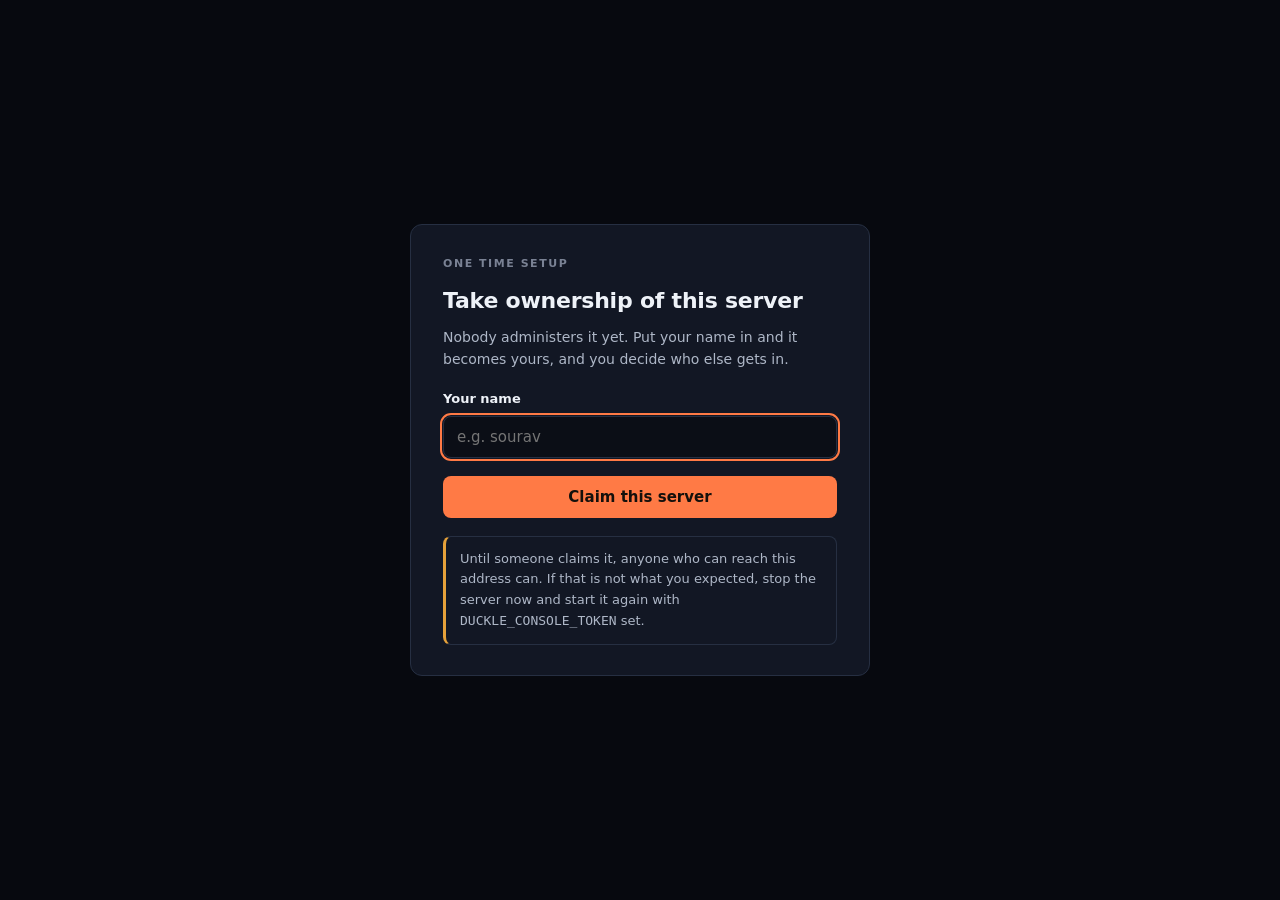
<file: crates/duckle-runner/src/setup.html>
<!doctype html>
<meta charset="utf-8" />
<meta name="viewport" content="width=device-width, initial-scale=1" />
<title>Set up this Duckle server</title>
<style>
  :root {
    --bg: #07090f; --panel: #121724; --line: #262f42;
    --ink: #eef2f8; --ink-2: #aeb7c7; --ink-3: #7a8294;
    --accent: #ff7a45; --maya: #2eafff; --warn: #e5a13a;
  }
  * { box-sizing: border-box; }
  body {
    margin: 0; min-height: 100vh; display: grid; place-items: center;
    background: var(--bg); color: var(--ink);
    font-family: ui-sans-serif, system-ui, -apple-system, "Segoe UI", Roboto, sans-serif;
    line-height: 1.6; padding: 24px;
  }
  .card {
    width: 100%; max-width: 460px; background: var(--panel);
    border: 1px solid var(--line); border-radius: 12px; padding: 30px 32px;
  }
  .eyebrow {
    font-size: 11px; letter-spacing: .14em; text-transform: uppercase;
    color: var(--ink-3); font-weight: 700; margin-bottom: 10px;
  }
  h1 { margin: 0 0 8px; font-size: 22px; letter-spacing: -.01em; }
  p { margin: 0 0 18px; color: var(--ink-2); font-size: 14px; }
  label { display: block; font-size: 13px; font-weight: 600; margin-bottom: 6px; }
  input {
    width: 100%; padding: 11px 13px; border-radius: 8px;
    border: 1px solid var(--line); background: #0b0e16; color: var(--ink);
    font-size: 15px; font-family: inherit;
  }
  input:focus { outline: 2px solid var(--accent); outline-offset: 1px; }
  button {
    width: 100%; margin-top: 18px; padding: 12px; border: 0; border-radius: 8px;
    background: var(--accent); color: #14100c; font-size: 15px; font-weight: 700;
    font-family: inherit; cursor: pointer;
  }
  button:disabled { opacity: .55; cursor: default; }
  .note {
    margin-top: 18px; padding: 12px 14px; border-radius: 8px;
    border: 1px solid var(--line); border-left: 3px solid var(--warn);
    font-size: 13px; color: var(--ink-2);
  }
  .key {
    margin-top: 14px; padding: 14px; border-radius: 8px; background: #0b0e16;
    border: 1px solid var(--line); word-break: break-all;
    font-family: ui-monospace, "Cascadia Mono", Menlo, monospace; font-size: 13px;
    color: var(--maya);
  }
  .err { color: #ff9e8a; font-size: 13px; margin-top: 12px; }
  .hide { display: none; }
</style>

<div class="card">
  <div id="step-claim">
    <div class="eyebrow">One time setup</div>
    <h1>Take ownership of this server</h1>
    <p>Nobody administers it yet. Put your name in and it becomes yours, and you decide who else gets in.</p>

    <label for="label">Your name</label>
    <input id="label" autocomplete="username" placeholder="e.g. sourav" autofocus />
    <button id="go">Claim this server</button>
    <div class="err hide" id="err"></div>

    <div class="note">
      Until someone claims it, anyone who can reach this address can. If that is not what you
      expected, stop the server now and start it again with <code>DUCKLE_CONSOLE_TOKEN</code> set.
    </div>
  </div>

  <div id="step-done" class="hide">
    <div class="eyebrow">Done</div>
    <h1>You are the administrator</h1>
    <p>This is your key. It is shown once and stored only as a hash, so copy it somewhere safe now. If you lose it, an administrator makes you a new one.</p>
    <div class="key" id="key"></div>
    <button id="continue">Continue to the console</button>
  </div>
</div>

<script>
  const $ = (id) => document.getElementById(id);
  const claim = async () => {
    const label = $("label").value.trim();
    if (!label) { $("label").focus(); return; }
    $("go").disabled = true;
    $("err").classList.add("hide");
    try {
      const res = await fetch("/api/setup/claim", {
        method: "POST",
        headers: { "Content-Type": "application/json" },
        body: JSON.stringify({ label }),
      });
      const data = await res.json();
      if (!res.ok) throw new Error(data.error || "setup failed");
      $("key").textContent = data.token;
      $("step-claim").classList.add("hide");
      $("step-done").classList.remove("hide");
    } catch (e) {
      $("err").textContent = e.message;
      $("err").classList.remove("hide");
      $("go").disabled = false;
    }
  };
  $("go").addEventListener("click", claim);
  $("label").addEventListener("keydown", (e) => { if (e.key === "Enter") claim(); });
  $("continue").addEventListener("click", () => { location.href = "/"; });
</script>
</file>
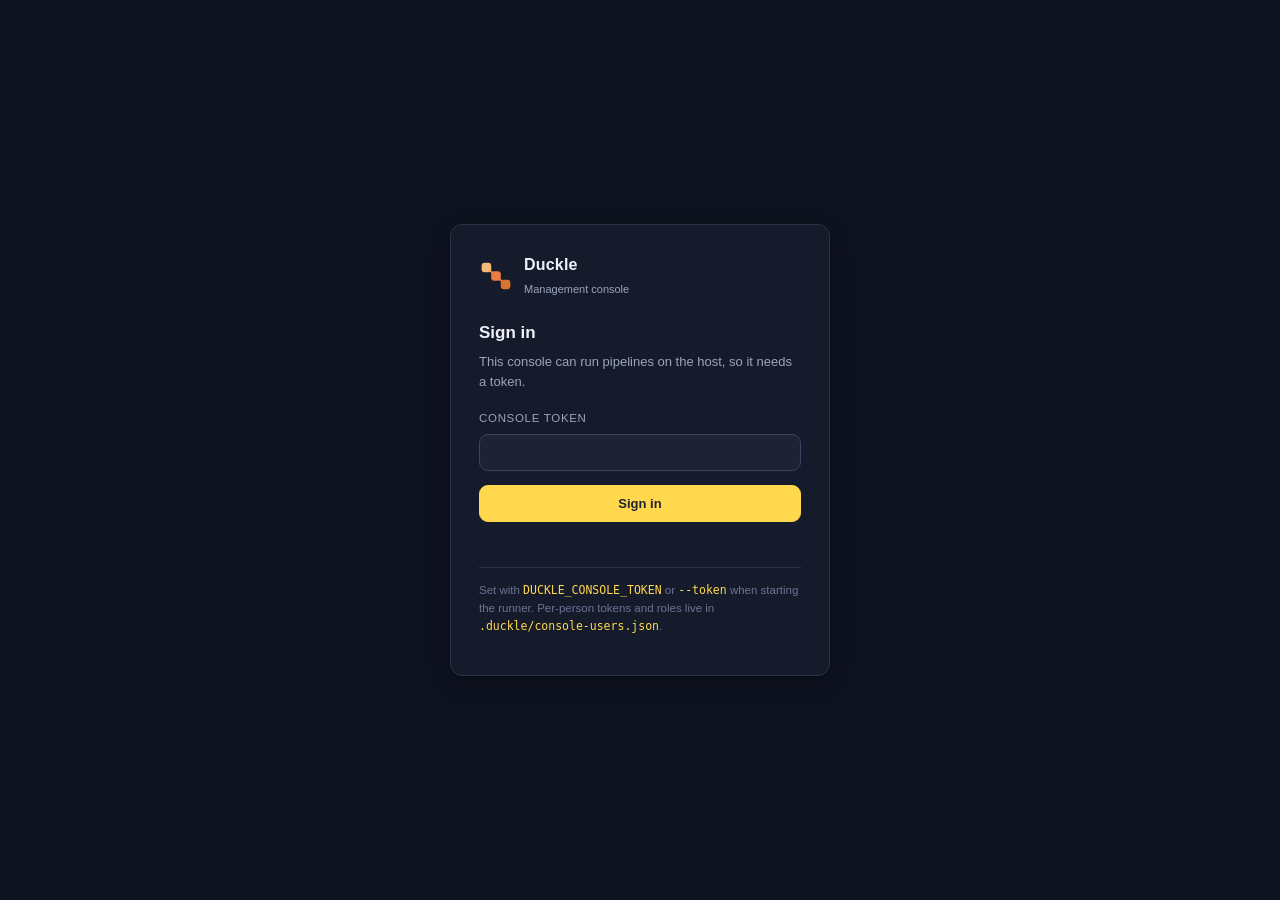
<file: crates/duckle-runner/src/signin.html>
<!doctype html>
<html lang="en">
<head>
<meta charset="utf-8">
<meta name="viewport" content="width=device-width, initial-scale=1">
<title>Duckle - Sign in</title>
<link rel="icon" type="image/svg+xml" href="data:image/svg+xml,%3Csvg%20xmlns%3D%27http%3A%2F%2Fwww.w3.org%2F2000%2Fsvg%27%20viewBox%3D%270%200%2064%2064%27%3E%3Cline%20x1%3D%2714%27%20y1%3D%2716%27%20x2%3D%2732%27%20y2%3D%2732%27%20stroke%3D%27%23EA7E42%27%20stroke-width%3D%273.4%27%20stroke-linecap%3D%27round%27%2F%3E%3Cline%20x1%3D%2732%27%20y1%3D%2732%27%20x2%3D%2750%27%20y2%3D%2748%27%20stroke%3D%27%23EA7E42%27%20stroke-width%3D%273.4%27%20stroke-linecap%3D%27round%27%2F%3E%3Crect%20x%3D%275%27%20y%3D%277%27%20width%3D%2718%27%20height%3D%2718%27%20rx%3D%275.5%27%20fill%3D%27%23F6BA78%27%2F%3E%3Crect%20x%3D%2723%27%20y%3D%2723%27%20width%3D%2718%27%20height%3D%2718%27%20rx%3D%275.5%27%20fill%3D%27%23EA7E42%27%2F%3E%3Crect%20x%3D%2741%27%20y%3D%2739%27%20width%3D%2718%27%20height%3D%2718%27%20rx%3D%275.5%27%20fill%3D%27%23D9742F%27%2F%3E%3C%2Fsvg%3E">
<style>
  :root {
    --bg: #0f1320; --surface: #161b2b; --surface-2: #1d2335;
    --line: #2c3349; --line-2: #3a4360;
    --ink: #eef1f8; --muted: #9aa4bd; --faint: #6b7593;
    --lemon: #ffd84d; --orange: #ff8a3d; --red: #f0556b;
  }
  * { box-sizing: border-box; }
  body { margin: 0; min-height: 100vh; background: var(--bg); color: var(--ink);
    font: 14px/1.55 "Inter", -apple-system, "Segoe UI", Roboto, Helvetica, Arial, sans-serif;
    display: grid; place-items: center; -webkit-font-smoothing: antialiased; }
  .card { width: min(380px, calc(100vw - 32px)); background: var(--surface);
    border: 1px solid var(--line); border-radius: 12px; padding: 28px;
    box-shadow: 0 1px 3px rgba(0,0,0,.3), 0 8px 24px rgba(0,0,0,.18); }
  .brand { display: flex; align-items: center; gap: 11px; margin-bottom: 20px; }
  .brand b { font-size: 16px; letter-spacing: .2px; display: block; }
  .brand span { font-size: 11px; color: var(--muted); }
  h1 { font-size: 17px; margin: 0 0 6px; font-weight: 650; }
  p.sub { color: var(--muted); font-size: 13px; margin: 0 0 18px; }
  label { display: block; font-size: 11.5px; color: var(--muted);
    text-transform: uppercase; letter-spacing: .06em; margin-bottom: 6px; }
  input { width: 100%; background: var(--surface-2); color: var(--ink);
    border: 1px solid var(--line); border-radius: 9px; padding: 10px 12px;
    font-size: 13px; outline: none; font-family: Consolas, monospace; }
  input:focus { border-color: var(--line-2); }
  button { width: 100%; margin-top: 14px; background: var(--lemon); color: #20242e;
    border: 1px solid var(--lemon); border-radius: 9px; padding: 10px 14px;
    font-size: 13px; font-weight: 600; cursor: pointer; transition: .12s; }
  button:hover { background: var(--orange); border-color: var(--orange); }
  button:disabled { opacity: .55; cursor: default; }
  .err { color: var(--red); font-size: 12.5px; margin-top: 12px; min-height: 17px; }
  .hint { color: var(--faint); font-size: 11.5px; margin-top: 16px;
    border-top: 1px solid var(--line); padding-top: 14px; }
  .hint code { color: var(--lemon); font-family: Consolas, monospace; }
</style>
</head>
<body>
  <main class="card">
    <div class="brand">
      <svg class="logo" width="34" height="34" viewBox="0 0 64 64" aria-hidden="true">
        <line x1="14" y1="16" x2="32" y2="32" stroke="#EA7E42" stroke-width="3.4" stroke-linecap="round"/>
        <line x1="32" y1="32" x2="50" y2="48" stroke="#EA7E42" stroke-width="3.4" stroke-linecap="round"/>
        <rect x="5" y="7" width="18" height="18" rx="5.5" fill="#F6BA78"/>
        <rect x="23" y="23" width="18" height="18" rx="5.5" fill="#EA7E42"/>
        <rect x="41" y="39" width="18" height="18" rx="5.5" fill="#D9742F"/>
      </svg>
      <div><b>Duckle</b><span>Management console</span></div>
    </div>
    <h1>Sign in</h1>
    <p class="sub">This console can run pipelines on the host, so it needs a token.</p>
    <form id="f" autocomplete="off">
      <label for="token">Console token</label>
      <input id="token" name="token" type="password" required autofocus
             autocomplete="current-password" spellcheck="false">
      <button id="go" type="submit">Sign in</button>
    </form>
    <div class="err" id="err" role="alert" aria-live="polite"></div>
    <p class="hint">Set with <code>DUCKLE_CONSOLE_TOKEN</code> or <code>--token</code> when
      starting the runner. Per-person tokens and roles live in
      <code>.duckle/console-users.json</code>.</p>
  </main>
<script>
// The token goes in the request body, never the URL: a query string ends up in
// the server log, the browser history, and any proxy along the way.
document.getElementById('f').addEventListener('submit', async (e) => {
  e.preventDefault();
  const go = document.getElementById('go');
  const err = document.getElementById('err');
  err.textContent = '';
  go.disabled = true;
  try {
    const r = await fetch('/api/session', {
      method: 'POST',
      headers: { 'Content-Type': 'application/json' },
      body: JSON.stringify({ token: document.getElementById('token').value }),
    });
    if (r.ok) { location.replace('/'); return; }
    err.textContent = r.status === 401
      ? 'That token was not accepted.'
      : 'Sign-in failed (' + r.status + ').';
  } catch (_) {
    err.textContent = 'Could not reach the console.';
  }
  go.disabled = false;
});
</script>
</body>
</html>
</file>
